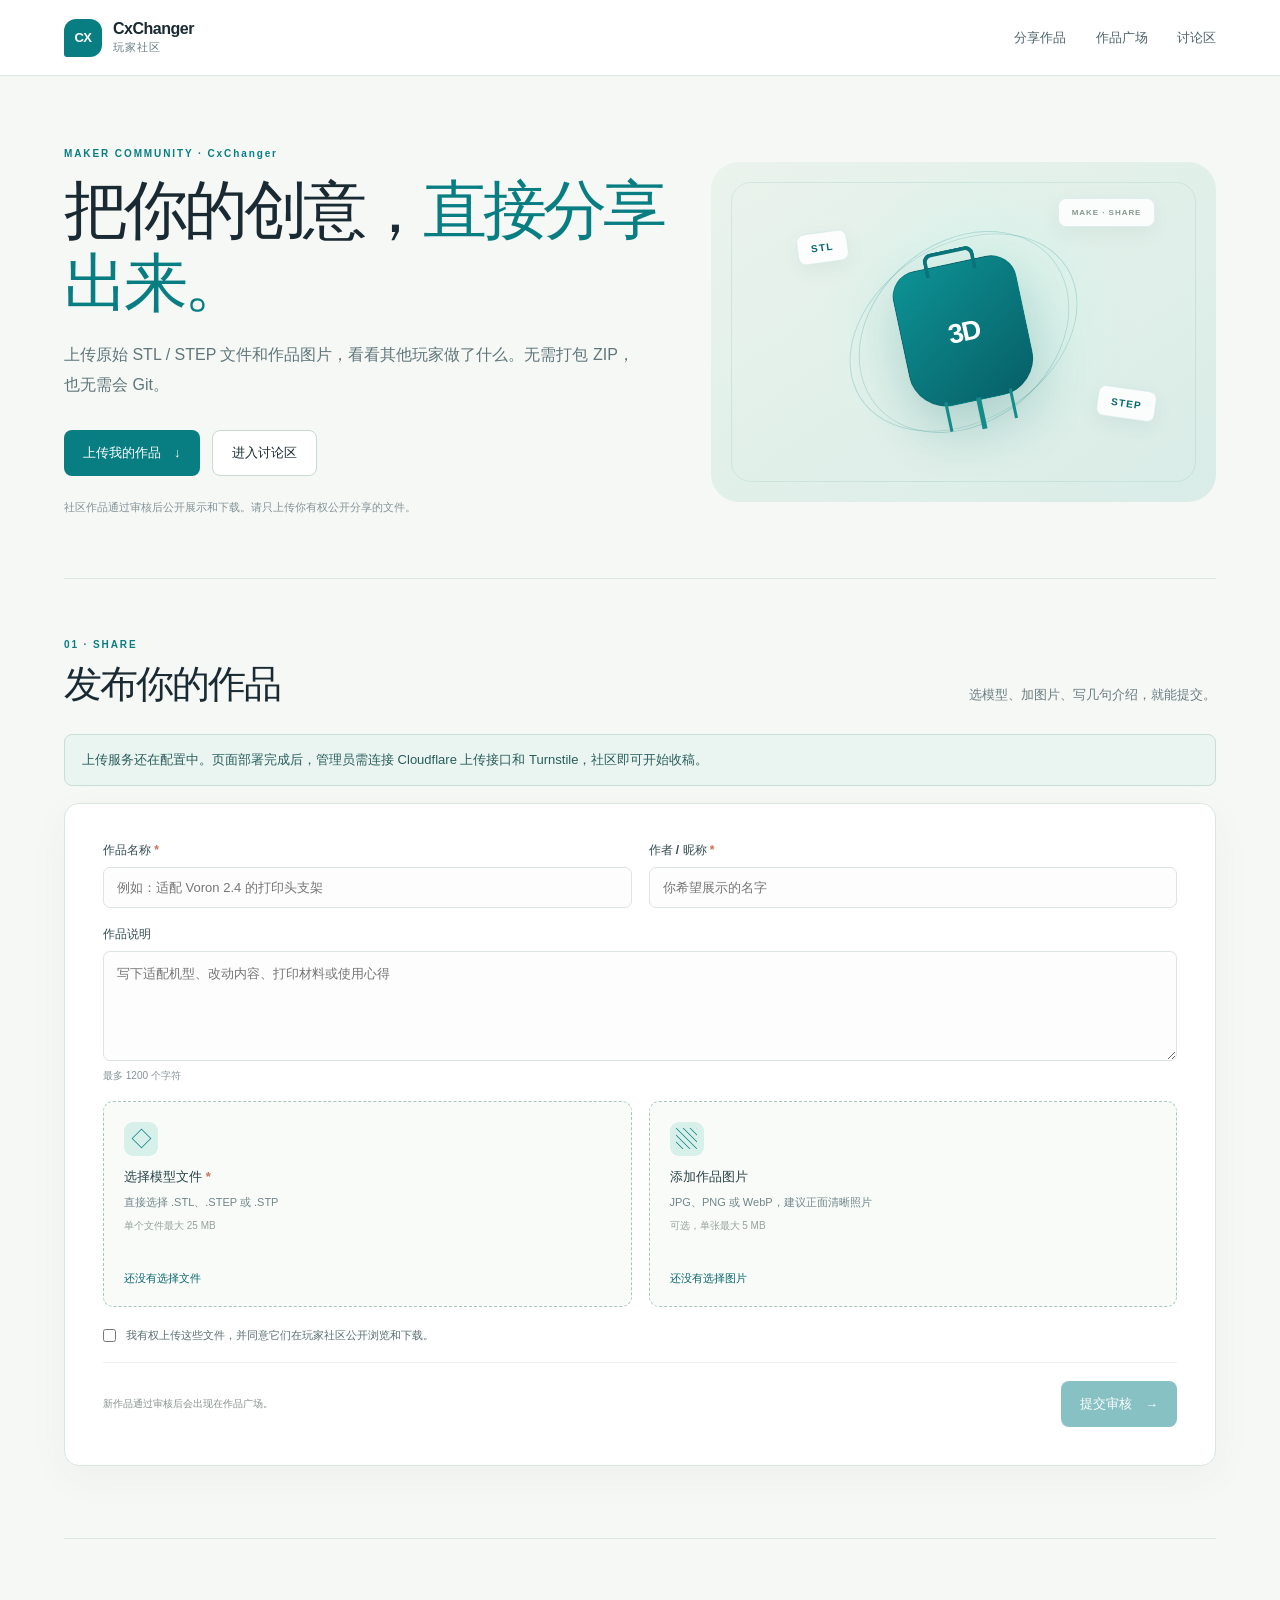
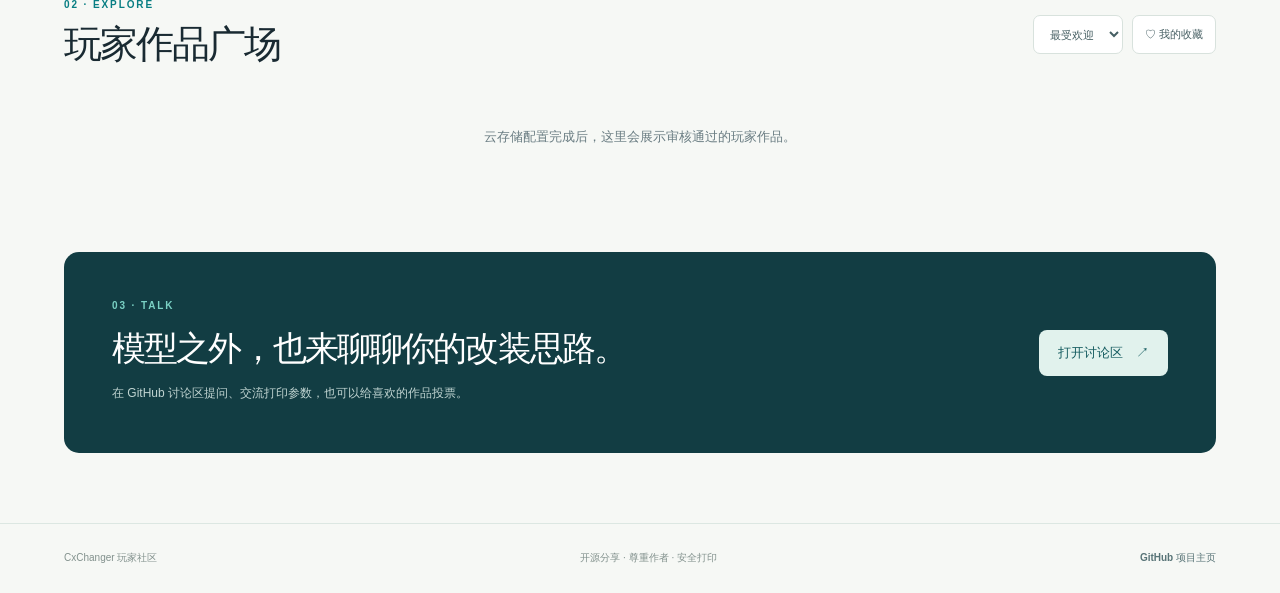
<file: community/index.html>
<!doctype html>
<html lang="zh-CN"><head>
<meta charset="utf-8" />
<meta name="viewport" content="width=device-width, initial-scale=1" />
<meta name="description" content="CxChanger 玩家社区，分享和下载多材料 3D 打印改装模型。支持直接上传 STL、STEP、STP 文件和作品图片，交流 CxChanger toolchanger、换热端与打印机改装。" />
<meta name="keywords" content="CxChanger, CxChanger 玩家社区, 多材料 3D 打印, 3D 打印模型, STL 模型下载, STEP 模型下载, 3D printer tool changer, multi material 3D printing, STL STEP model sharing" />
<meta name="robots" content="index, follow, max-image-preview:large" />
<link rel="canonical" href="https://ers-ye.github.io/cxchanger/community/" />
<meta property="og:type" content="website" />
<meta property="og:site_name" content="CxChanger" />
<meta property="og:title" content="CxChanger 玩家社区｜STL / STEP 3D 打印模型分享" />
<meta property="og:description" content="直接分享 STL、STEP、STP 模型和作品图片，发现 CxChanger 多材料打印与换热端改装作品。" />
<meta property="og:url" content="https://ers-ye.github.io/cxchanger/community/" />
<meta property="og:locale" content="zh_CN" />
<meta name="twitter:card" content="summary" />
<meta name="twitter:title" content="CxChanger 玩家社区｜STL / STEP 模型分享" />
<meta name="twitter:description" content="上传 STL、STEP、STP 模型和作品图片，分享 CxChanger 多材料 3D 打印改装。" />
<script type="application/ld+json">{
  "@context": "https://schema.org",
  "@type": "WebSite",
  "name": "CxChanger 玩家社区",
  "url": "https://ers-ye.github.io/cxchanger/community/",
  "description": "分享 STL、STEP、STP 模型和 CxChanger 多材料 3D 打印改装作品。",
  "inLanguage": "zh-CN"
}</script>
<meta name="theme-color" content="#101820" />
<title>CxChanger 玩家社区｜STL / STEP 3D 打印模型分享</title>
<link rel="stylesheet" href="./style.css" />
<script src="https://challenges.cloudflare.com/turnstile/v0/api.js?render=explicit" defer></script>
<script src="./config.js" defer></script>
<script src="./app.js" defer></script>
</head>
<body>
<header class="site-header"><a class="brand" href="../" aria-label="CxChanger 项目主页"><span class="brand-mark">CX</span><span>CxChanger <small>玩家社区</small></span></a><nav aria-label="主导航"><a href="#upload">分享作品</a><a href="#gallery">作品广场</a><a id="discussion-link" href="#">讨论区</a></nav></header>
<main>
<section class="hero"><div class="hero-copy"><p class="eyebrow">MAKER COMMUNITY · CxChanger</p><h1>把你的创意，<span>直接分享出来。</span></h1><p class="hero-intro">上传原始 STL / STEP 文件和作品图片，看看其他玩家做了什么。无需打包 ZIP，也无需会 Git。</p><div class="hero-actions"><a class="button button-primary" href="#upload">上传我的作品 <span aria-hidden="true">↓</span></a><a class="button button-secondary" id="hero-discussion-link" href="#">进入讨论区</a></div><p class="hero-note">社区作品通过审核后公开展示和下载。请只上传你有权公开分享的文件。</p></div><div class="hero-art" aria-hidden="true"><div class="orbit orbit-one"></div><div class="orbit orbit-two"></div><div class="art-core"><span>3D</span><i></i></div><div class="art-label art-label-one">STL</div><div class="art-label art-label-two">STEP</div><div class="art-label art-label-three">MAKE · SHARE</div></div></section>
<section class="upload-section section" id="upload"><div class="section-heading"><div><p class="eyebrow">01 · SHARE</p><h2>发布你的作品</h2></div><p>选模型、加图片、写几句介绍，就能提交。</p></div><div id="setup-notice" class="notice notice-info" role="status" hidden>上传服务还在配置中。页面部署完成后，管理员需连接 Cloudflare 上传接口和 Turnstile，社区即可开始收稿。</div><div id="form-message" class="notice" role="status" aria-live="polite" hidden></div>
<form id="upload-form" class="upload-card"><div class="form-grid"><label class="field"><span>作品名称 <b>*</b></span><input name="title" maxlength="80" required placeholder="例如：适配 Voron 2.4 的打印头支架" /></label><label class="field"><span>作者 / 昵称 <b>*</b></span><input name="author" maxlength="40" required placeholder="你希望展示的名字" /></label></div><label class="field"><span>作品说明</span><textarea name="description" maxlength="1200" rows="4" placeholder="写下适配机型、改动内容、打印材料或使用心得"></textarea><small>最多 1200 个字符</small></label>
<div class="file-grid"><label class="file-picker" for="model-file"><span class="file-icon" aria-hidden="true">◇</span><strong>选择模型文件 <b>*</b></strong><span>直接选择 .STL、.STEP 或 .STP</span><span class="file-limit">单个文件最大 25 MB</span><span id="model-file-name" class="selected-file">还没有选择文件</span><input id="model-file" name="model" type="file" accept=".stl,.step,.stp,model/stl,application/step" required /></label><label class="file-picker" for="image-file"><span class="file-icon" aria-hidden="true">▧</span><strong>添加作品图片</strong><span>JPG、PNG 或 WebP，建议正面清晰照片</span><span class="file-limit">可选，单张最大 5 MB</span><span id="image-file-name" class="selected-file">还没有选择图片</span><input id="image-file" name="image" type="file" accept="image/jpeg,image/png,image/webp,.jpg,.jpeg,.png,.webp" /></label></div>
<label class="consent-check"><input name="consent" type="checkbox" required /><span>我有权上传这些文件，并同意它们在玩家社区公开浏览和下载。</span></label><div id="turnstile-box" class="turnstile-box" aria-label="反垃圾验证"></div><div class="form-footer"><p>新作品通过审核后会出现在作品广场。</p><button id="submit-button" class="button button-primary" type="submit" disabled>提交审核 <span aria-hidden="true">→</span></button></div></form></section>
<section class="gallery-section section" id="gallery"><div class="section-heading gallery-heading"><div><p class="eyebrow">02 · EXPLORE</p><h2>玩家作品广场</h2></div><div class="gallery-controls"><label for="sort-order" class="visually-hidden">排序方式</label><select id="sort-order"><option value="top">最受欢迎</option><option value="new">最新发布</option></select><button id="favorites-only" class="filter-button" type="button" aria-pressed="false">♡ 我的收藏</button></div></div><div id="gallery-status" class="gallery-status" role="status">正在加载作品…</div><div id="model-grid" class="model-grid"></div></section>
<section class="community-cta"><div><p class="eyebrow">03 · TALK</p><h2>模型之外，也来聊聊你的改装思路。</h2><p>在 GitHub 讨论区提问、交流打印参数，也可以给喜欢的作品投票。</p></div><a class="button button-light" id="bottom-discussion-link" href="#">打开讨论区 <span aria-hidden="true">↗</span></a></section>
</main><footer class="site-footer"><span>CxChanger 玩家社区</span><span>开源分享 · 尊重作者 · 安全打印</span><a href="https://github.com/ers-ye/cxchanger">GitHub 项目主页</a></footer></body>
</html>
</file>
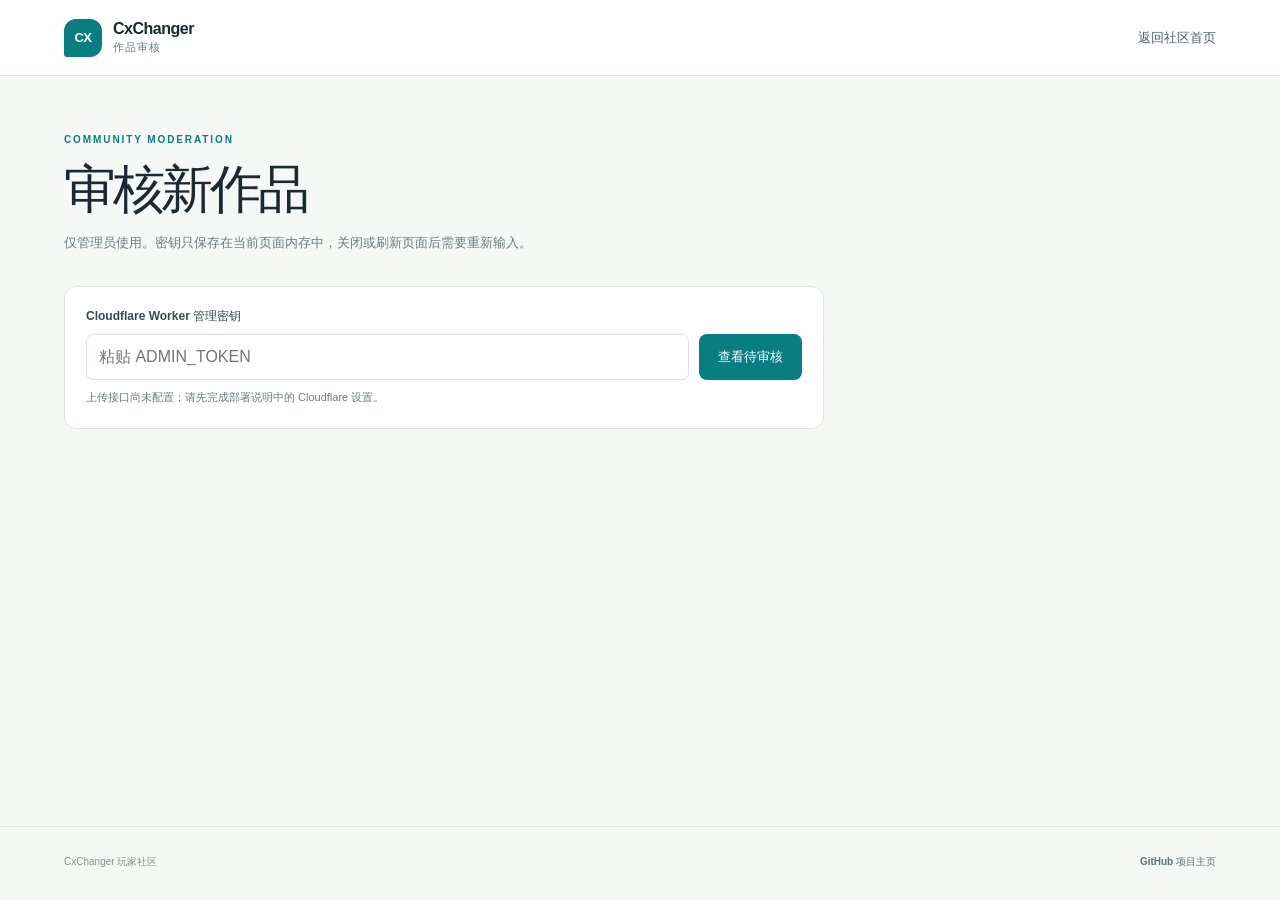
<file: community/admin.html>
<!doctype html>
<html lang="zh-CN">
<head>
<meta charset="utf-8" />
<meta name="viewport" content="width=device-width, initial-scale=1" />
<meta name="robots" content="noindex,nofollow" />
<title>作品审核 · CxChanger 社区</title>
<link rel="stylesheet" href="./style.css" />
<link rel="stylesheet" href="./admin.css" />
<script src="./config.js" defer></script>
<script src="./admin.js" defer></script>
</head>
<body>
<header class="site-header"><a class="brand" href="./"><span class="brand-mark">CX</span><span>CxChanger <small>作品审核</small></span></a><nav><a href="./">返回社区首页</a></nav></header>
<main class="admin-main"><section class="admin-intro"><p class="eyebrow">COMMUNITY MODERATION</p><h1>审核新作品</h1><p>仅管理员使用。密钥只保存在当前页面内存中，关闭或刷新页面后需要重新输入。</p></section>
<section class="admin-login" aria-label="管理员登录"><label for="admin-token">Cloudflare Worker 管理密钥</label><div class="admin-login-row"><input id="admin-token" type="password" autocomplete="off" placeholder="粘贴 ADMIN_TOKEN" /><button id="load-pending" class="button button-primary" type="button">查看待审核</button></div><p id="admin-message" role="status" aria-live="polite"></p></section>
<section id="pending-list" class="pending-list" aria-live="polite"></section></main>
<footer class="site-footer"><span>CxChanger 玩家社区</span><a href="https://github.com/ers-ye/CxChanger-fork">GitHub 项目主页</a></footer>
</body>
</html>
</file>
<file: community/style.css>
:root{color-scheme:light;--ink:#192a32;--muted:#697c82;--teal:#087e83;--teal-dark:#08666d;--mint:#d7f0ea;--paper:#f6f8f5;--line:#dce7e2;--white:#fff;font-family:"Segoe UI","Microsoft YaHei","Noto Sans SC",sans-serif;background:var(--paper);color:var(--ink);font-synthesis:none;text-rendering:optimizeLegibility}*{box-sizing:border-box}html{scroll-behavior:smooth}body{margin:0;min-width:320px}a{color:inherit;text-decoration:none}button,input,textarea,select{font:inherit}.site-header{height:76px;padding:0 clamp(20px,5vw,76px);display:flex;justify-content:space-between;align-items:center;background:rgba(255,255,255,.94);border-bottom:1px solid var(--line)}.brand{display:flex;align-items:center;gap:11px;font-weight:800;letter-spacing:-.03em}.brand small{display:block;margin-top:2px;color:var(--muted);font-size:11px;font-weight:600;letter-spacing:.08em}.brand-mark{width:38px;height:38px;display:grid;place-items:center;border-radius:12px 12px 12px 3px;background:var(--teal);color:white;font-size:13px}.site-header nav{display:flex;align-items:center;gap:clamp(16px,2.3vw,34px);color:#50646b;font-size:13px;font-weight:600}.site-header nav a:hover,.site-footer a:hover{color:var(--teal)}main{max-width:1280px;margin:0 auto;padding:0 clamp(20px,5vw,72px)}.hero{min-height:490px;display:grid;grid-template-columns:1.1fr .9fr;align-items:center;gap:30px;padding:72px 0 62px}.hero-copy{max-width:650px}.eyebrow{margin:0 0 15px;color:var(--teal);font-size:10px;font-weight:800;letter-spacing:.19em}h1,h2,p{margin-top:0}h1{max-width:620px;margin-bottom:20px;font-size:clamp(38px,5vw,64px);line-height:1.14;letter-spacing:-.065em}h1 span{color:var(--teal)}.hero-intro{max-width:570px;color:#60767b;font-size:16px;line-height:1.9}.hero-actions{display:flex;flex-wrap:wrap;gap:12px;margin-top:29px}.button{min-height:46px;padding:0 19px;display:inline-flex;align-items:center;justify-content:center;gap:13px;border:0;border-radius:8px;font-size:13px;font-weight:700;cursor:pointer;transition:transform .15s ease,background .15s ease}.button:hover{transform:translateY(-1px)}.button-primary{color:white;background:var(--teal)}.button-primary:hover{background:var(--teal-dark)}.button-primary:disabled{cursor:not-allowed;opacity:.48;transform:none}.button-secondary{border:1px solid #c9d9d3;background:white;color:var(--ink)}.button-light{background:#e1f2ed;color:#155c60}.hero-note{margin:22px 0 0;color:#839297;font-size:11px;line-height:1.7}.hero-art{height:340px;position:relative;display:grid;place-items:center;overflow:hidden;border-radius:28px;background:radial-gradient(circle at 53% 46%,#d3f3ea 0 2%,transparent 48%),linear-gradient(145deg,#eaf3ec,#d9ece7)}.hero-art:after{content:"";position:absolute;inset:20px;border:1px solid rgba(8,126,131,.1);border-radius:20px}.orbit{position:absolute;width:245px;height:245px;border:1px solid rgba(8,126,131,.21);border-radius:50%;transform:rotate(-32deg) scaleY(.72)}.orbit-two{width:180px;height:310px;transform:rotate(50deg) scaleY(.74)}.art-core{width:126px;height:140px;z-index:1;display:grid;place-items:center;border:1px solid rgba(7,82,85,.2);border-radius:26px 26px 38px 38px;background:linear-gradient(145deg,#0d9294,#075f67);box-shadow:0 24px 52px rgba(13,92,96,.22);transform:rotate(-12deg);color:white;font-size:27px;font-weight:800;letter-spacing:-.06em}.art-core:before{content:"";position:absolute;top:-15px;width:44px;height:20px;border:4px solid #0b747a;border-bottom:0;border-radius:9px 9px 0 0}.art-core i{position:absolute;bottom:-30px;width:5px;height:32px;background:#138b88;box-shadow:-33px -3px 0 -1px #138b88,33px -3px 0 -1px #138b88}.art-label{position:absolute;z-index:2;padding:9px 13px;border:1px solid rgba(8,126,131,.12);border-radius:8px;background:rgba(255,255,255,.86);box-shadow:0 6px 20px rgba(38,93,83,.07);color:var(--teal-dark);font-size:10px;font-weight:800;letter-spacing:.12em}.art-label-one{top:70px;left:17%;transform:rotate(-8deg)}.art-label-two{right:12%;bottom:83px;transform:rotate(8deg)}.art-label-three{top:36px;right:12%;color:#87978e;font-size:8px}.section{padding:60px 0 72px;border-top:1px solid var(--line)}.section-heading{display:flex;align-items:end;justify-content:space-between;gap:25px;margin-bottom:24px}.section-heading .eyebrow{margin-bottom:9px}h2{margin-bottom:0;font-size:clamp(27px,3.2vw,38px);letter-spacing:-.055em}.section-heading>p{max-width:440px;margin:0 0 4px;color:var(--muted);font-size:13px;line-height:1.8}.notice{padding:14px 17px;margin:0 0 17px;border:1px solid #c8ddd8;border-radius:8px;font-size:13px;line-height:1.7}.notice-info{background:#eaf5f1;color:#285d5b}.notice-error{background:#fff1ec;border-color:#f3c7b8;color:#91462e}.notice-success{background:#e4f5e9;border-color:#c4e6ce;color:#2b6b3e}.upload-card{padding:clamp(20px,4vw,38px);border:1px solid #dce6e1;border-radius:15px;background:white;box-shadow:0 12px 40px rgba(29,73,60,.045)}.form-grid,.file-grid{display:grid;grid-template-columns:1fr 1fr;gap:17px}.field{min-width:0;margin-bottom:18px;display:flex;flex-direction:column;gap:8px;color:#344c51;font-size:12px;font-weight:700}.field b,.file-picker b{color:#ce7054}.field input,.field textarea{width:100%;padding:12px 13px;border:1px solid #dce5e1;border-radius:7px;outline:none;background:#fcfdfc;color:var(--ink);font-size:13px;font-weight:400}.field textarea{resize:vertical;line-height:1.6}.field input:focus,.field textarea:focus,select:focus{border-color:#48aaa5;box-shadow:0 0 0 3px rgba(35,152,145,.11)}.field small{color:#839297;font-size:10px;font-weight:400}.file-grid{margin:2px 0 20px}.file-picker{min-height:206px;padding:20px;position:relative;display:flex;flex-direction:column;align-items:flex-start;gap:8px;overflow:hidden;border:1px dashed #a7c7bd;border-radius:10px;background:#f8fbf8;cursor:pointer}.file-picker:hover{border-color:var(--teal);background:#f0f9f5}.file-picker input{position:absolute;width:1px;height:1px;opacity:0}.file-icon{width:34px;height:34px;display:grid;place-items:center;border-radius:9px;background:var(--mint);color:var(--teal);font-size:21px}.file-picker strong{margin-top:4px;color:#284248;font-size:13px}.file-picker>span:not(.file-icon):not(.selected-file){color:#72858a;font-size:11px;line-height:1.5}.file-picker .file-limit{color:#95a29e!important;font-size:10px!important}.selected-file{max-width:100%;margin-top:auto;padding-top:8px;overflow:hidden;color:var(--teal-dark);font-size:11px;font-weight:700;text-overflow:ellipsis;white-space:nowrap}.consent-check{display:flex;align-items:flex-start;gap:10px;margin:0 0 18px;color:#596e72;font-size:11px;line-height:1.6;cursor:pointer}.consent-check input{margin:2px 0 0;accent-color:var(--teal)}.turnstile-box{min-height:0}.turnstile-box:empty{display:none}.form-footer{margin-top:17px;padding-top:18px;display:flex;align-items:center;justify-content:space-between;gap:20px;border-top:1px solid #edf1ee}.form-footer p{margin:0;color:#85928f;font-size:10px;line-height:1.6}.gallery-heading{align-items:center}.gallery-controls{display:flex;align-items:center;gap:9px}.gallery-controls select,.filter-button{min-height:39px;padding:0 12px;border:1px solid #d8e2dd;border-radius:7px;background:white;color:#465f63;font-size:11px;font-weight:600}.filter-button{cursor:pointer}.filter-button[aria-pressed=true]{border-color:var(--teal);background:#e3f3ee;color:var(--teal-dark)}.gallery-status{padding:34px 0;color:var(--muted);text-align:center;font-size:13px}.model-grid{display:grid;grid-template-columns:repeat(3,minmax(0,1fr));gap:17px}.model-card{min-width:0;overflow:hidden;border:1px solid #dce6e1;border-radius:12px;background:white;box-shadow:0 7px 22px rgba(29,73,60,.035)}.model-cover{height:190px;display:grid;place-items:center;overflow:hidden;background:linear-gradient(145deg,#e7f1eb,#dcece7);color:#75a39b}.model-cover img{width:100%;height:100%;object-fit:cover}.model-cover span{font-size:46px;font-weight:700;opacity:.6}.model-body{padding:15px}.model-topline{display:flex;justify-content:space-between;align-items:center;gap:10px;margin-bottom:9px}.file-badge{padding:5px 7px;border-radius:5px;background:#edf6f2;color:var(--teal-dark);font-size:9px;font-weight:800;letter-spacing:.08em}.model-date{color:#9aa8a4;font-size:9px}.model-card h3{margin:0 0 6px;overflow-wrap:anywhere;font-size:16px;letter-spacing:-.035em}.model-author{margin:0 0 10px;color:#75868a;font-size:10px}.model-description{min-height:39px;margin:0 0 13px;display:-webkit-box;overflow:hidden;color:#627479;font-size:11px;line-height:1.7;-webkit-box-orient:vertical;-webkit-line-clamp:2}.model-actions{display:flex;align-items:center;gap:7px}.model-action{min-height:33px;padding:0 9px;border:1px solid #e0e9e5;border-radius:6px;background:white;color:#52696c;font-size:10px;font-weight:700;cursor:pointer}.model-action:hover{border-color:#9ec8bd;color:var(--teal-dark)}.model-action.voted{border-color:#a7d8cd;background:#e5f5ef;color:#087e83}.model-action.favorite{margin-left:auto}.model-action.favorite.saved{color:#b45166;border-color:#efcbd1;background:#fff4f6}.model-empty{grid-column:1/-1;padding:44px 20px;border:1px dashed #cadbd3;border-radius:12px;color:#718287;text-align:center;font-size:13px;line-height:1.8}.community-cta{margin:0 0 70px;padding:clamp(25px,5vw,48px);display:flex;justify-content:space-between;align-items:center;gap:25px;border-radius:15px;background:#123d43;color:white}.community-cta .eyebrow{color:#7ad1c4}.community-cta h2{max-width:630px;margin-bottom:11px;font-size:clamp(23px,3vw,34px)}.community-cta p:not(.eyebrow){max-width:590px;margin:0;color:#c0d4d1;font-size:12px;line-height:1.8}.site-footer{min-height:70px;padding:18px clamp(20px,5vw,72px);display:flex;justify-content:space-between;align-items:center;gap:15px;border-top:1px solid var(--line);color:#82918d;font-size:10px}.site-footer a{color:#587477;font-weight:700}.visually-hidden{position:absolute;width:1px;height:1px;padding:0;margin:-1px;overflow:hidden;clip:rect(0,0,0,0);white-space:nowrap;border:0}@media(max-width:800px){.site-header{height:auto;min-height:70px;flex-wrap:wrap;gap:8px;padding-top:13px;padding-bottom:13px}.site-header nav{width:100%;justify-content:space-between;gap:10px;font-size:11px}.hero{min-height:0;grid-template-columns:1fr;padding:55px 0 45px}.hero-art{height:275px}.section{padding:48px 0 55px}.model-grid{grid-template-columns:repeat(2,minmax(0,1fr))}}@media(max-width:560px){.hero{gap:27px}.hero-intro{font-size:14px}.hero-art{height:240px}.section-heading{align-items:flex-start;flex-direction:column;gap:12px}.section-heading>p{font-size:12px}.form-grid,.file-grid{grid-template-columns:1fr;gap:0}.file-grid{gap:12px}.file-picker{min-height:190px}.form-footer{align-items:flex-start;flex-direction:column}.gallery-heading{align-items:stretch}.gallery-controls{justify-content:space-between}.model-grid{grid-template-columns:1fr}.model-cover{height:210px}.community-cta{align-items:flex-start;flex-direction:column}.site-footer{flex-wrap:wrap}}
</file>
<file: community/admin.css>
.admin-main{min-height:calc(100vh - 150px);padding-top:58px;padding-bottom:70px}.admin-intro{max-width:700px;margin-bottom:31px}.admin-intro h1{margin-bottom:12px;font-size:clamp(34px,5vw,52px)}.admin-intro>p:last-child{color:var(--muted);font-size:13px;line-height:1.8}.admin-login{max-width:760px;padding:21px;border:1px solid var(--line);border-radius:12px;background:white}.admin-login label{display:block;margin-bottom:9px;color:#344c51;font-size:12px;font-weight:700}.admin-login-row{display:flex;gap:10px}.admin-login input{min-width:0;flex:1;padding:0 12px;border:1px solid #dce5e1;border-radius:7px;outline:none}.admin-login input:focus{border-color:#48aaa5;box-shadow:0 0 0 3px rgba(35,152,145,.11)}#admin-message{min-height:17px;margin:10px 0 0;color:var(--muted);font-size:11px}.pending-list{max-width:900px;margin-top:21px;display:grid;gap:13px}.pending-card{padding:19px;border:1px solid var(--line);border-radius:11px;background:white}.pending-card h2{margin-bottom:6px;font-size:18px}.pending-meta,.pending-description{color:#718287;font-size:11px;line-height:1.7}.pending-description{white-space:pre-wrap;overflow-wrap:anywhere}.pending-preview{max-width:220px;max-height:180px;display:block;margin:12px 0;border-radius:7px;object-fit:contain;background:#eef4f0}.pending-actions{margin-top:13px;display:flex;gap:9px}.admin-action{min-height:35px;padding:0 12px;border:1px solid #dce5e1;border-radius:7px;background:white;color:#52696c;font-size:11px;font-weight:700;cursor:pointer}.admin-action.approve{border-color:#a9d6c3;background:#e8f6ee;color:#277147}.admin-action.remove{border-color:#efc7be;background:#fff4f0;color:#a84831}@media(max-width:560px){.admin-login-row{align-items:stretch;flex-direction:column}.admin-login input{min-height:43px}}
</file>
